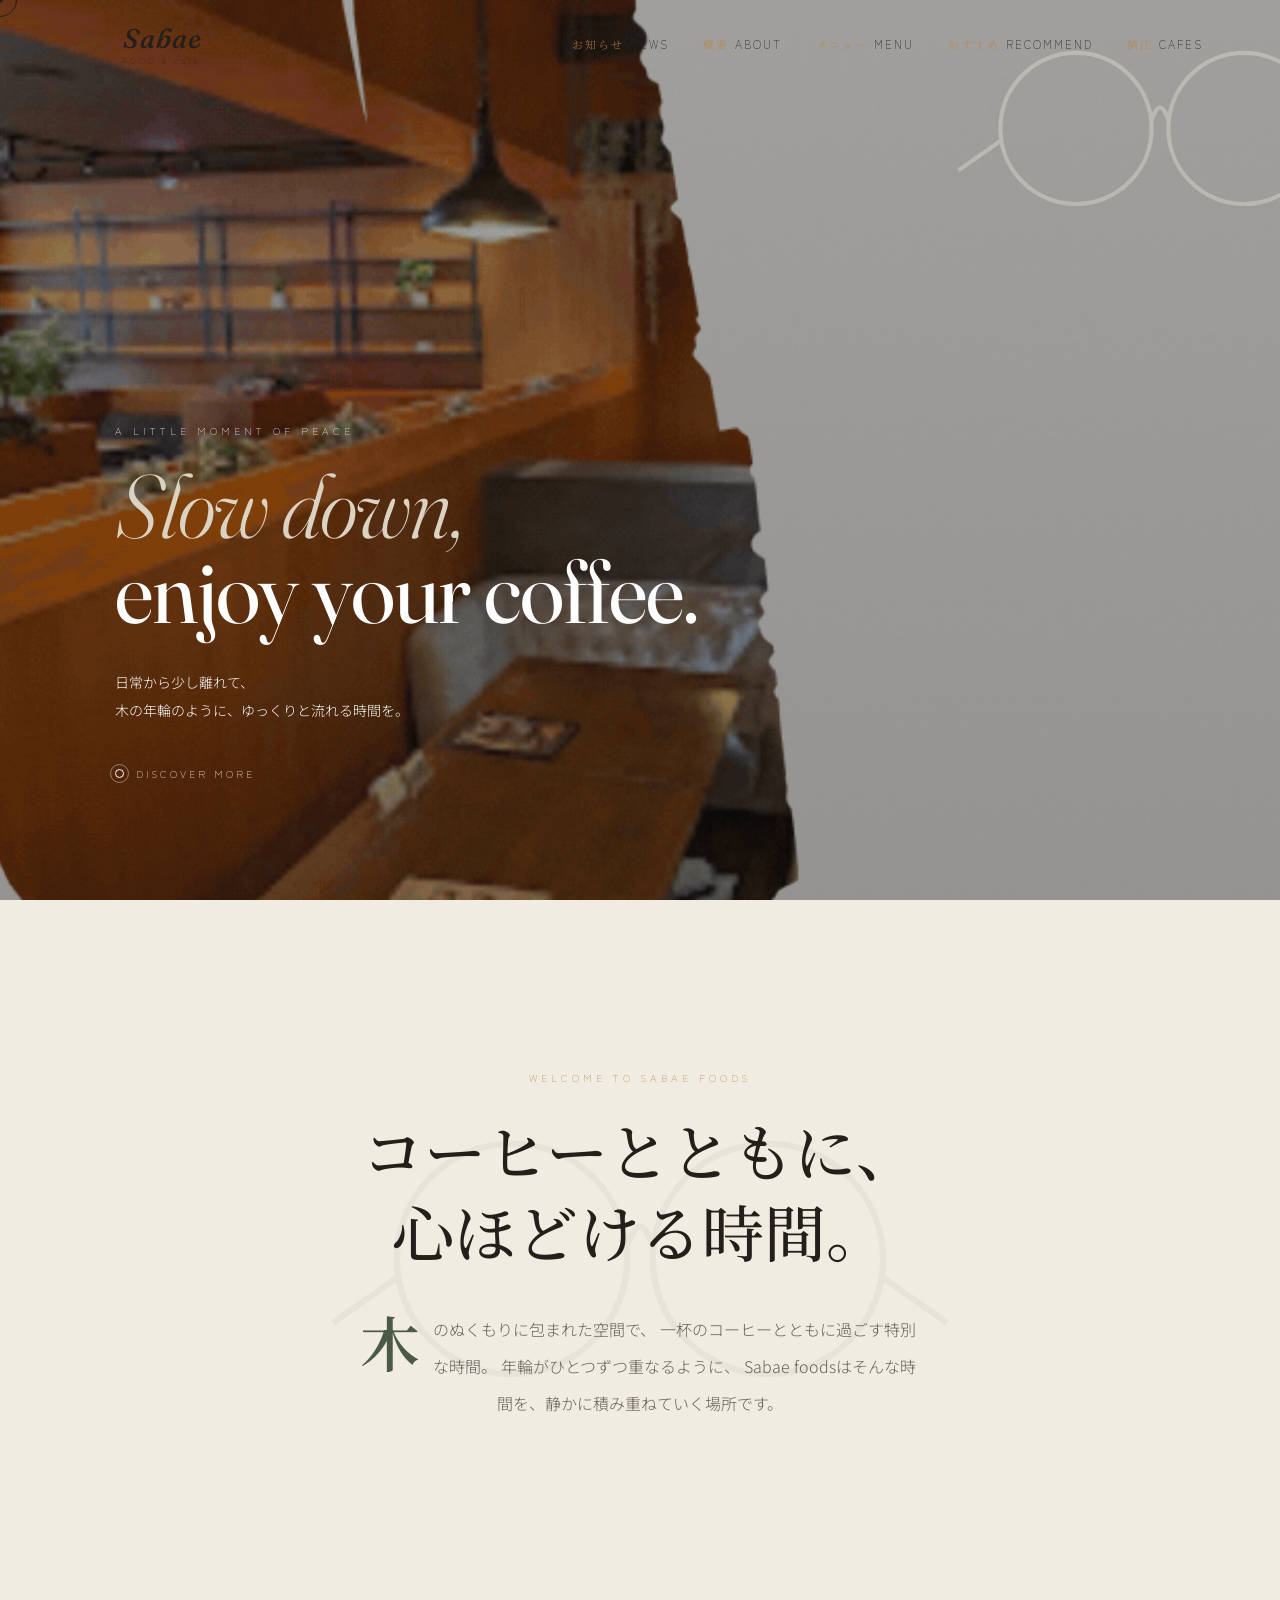
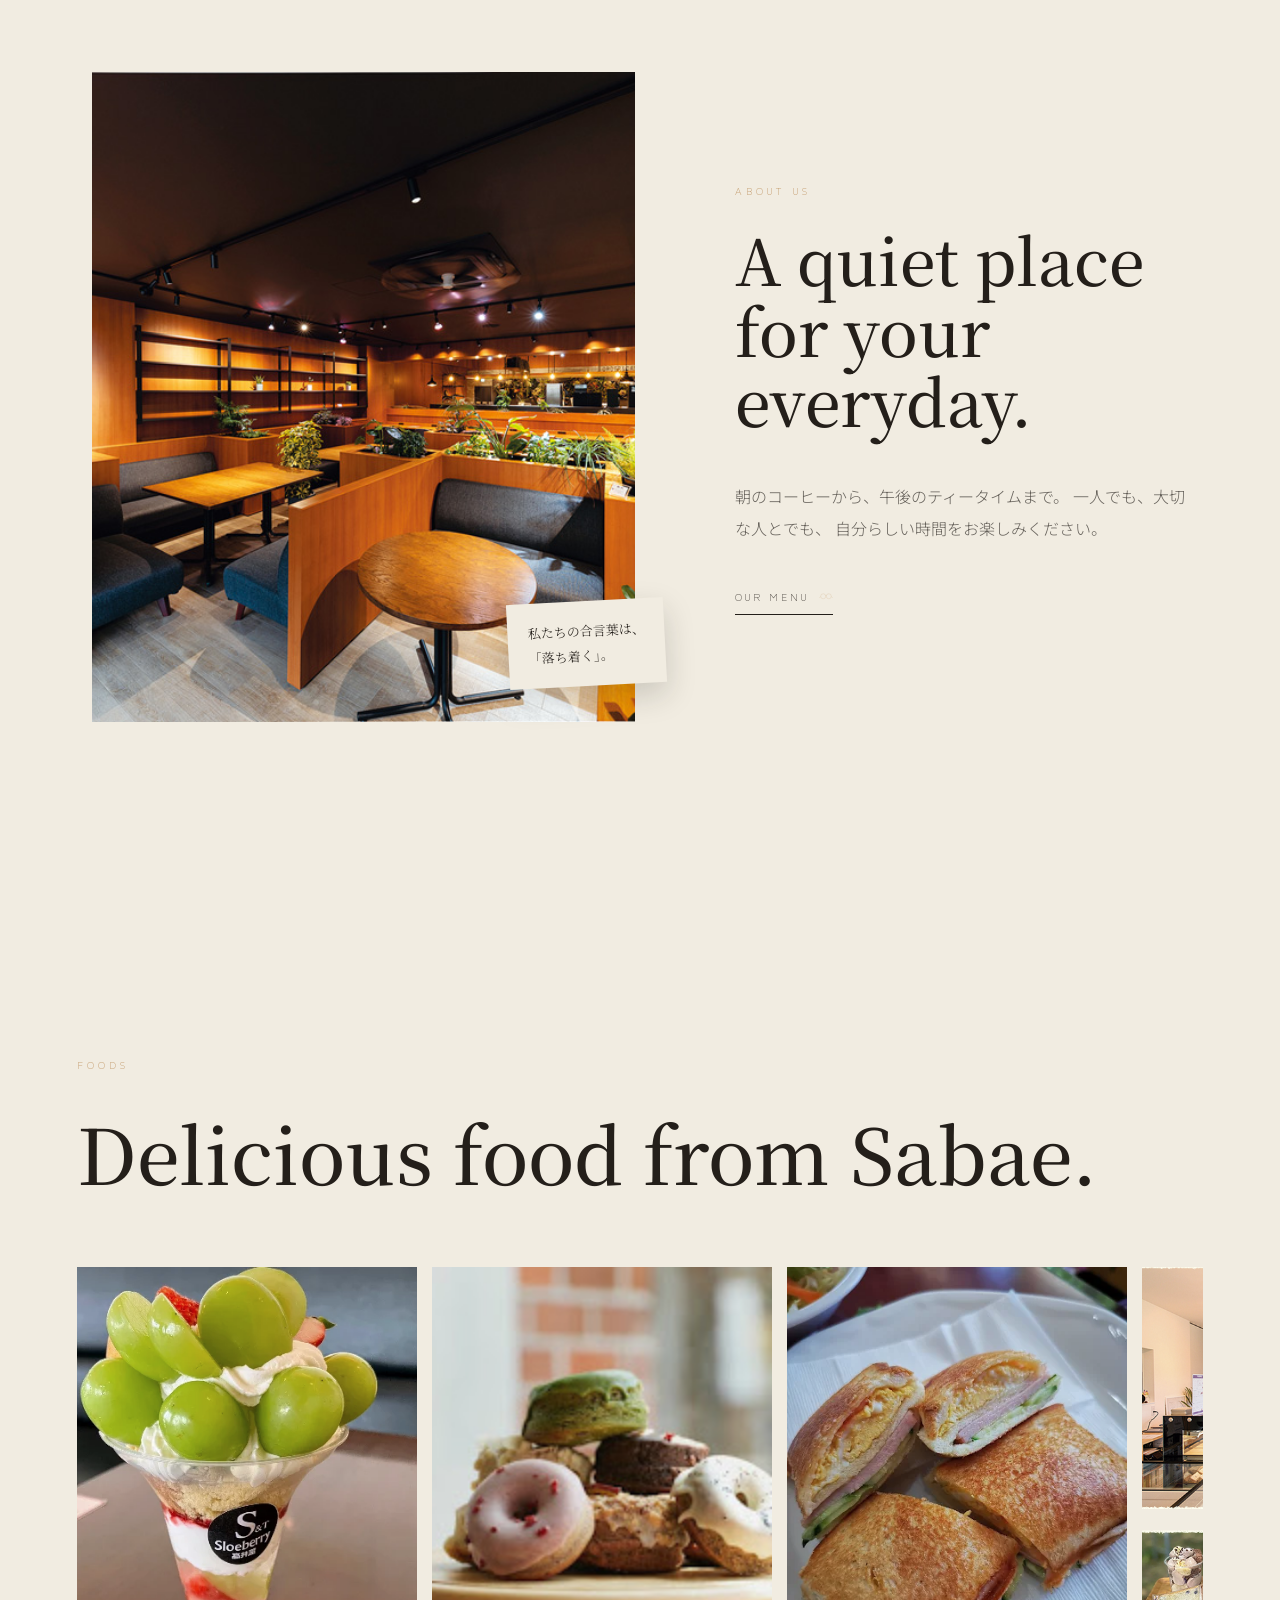
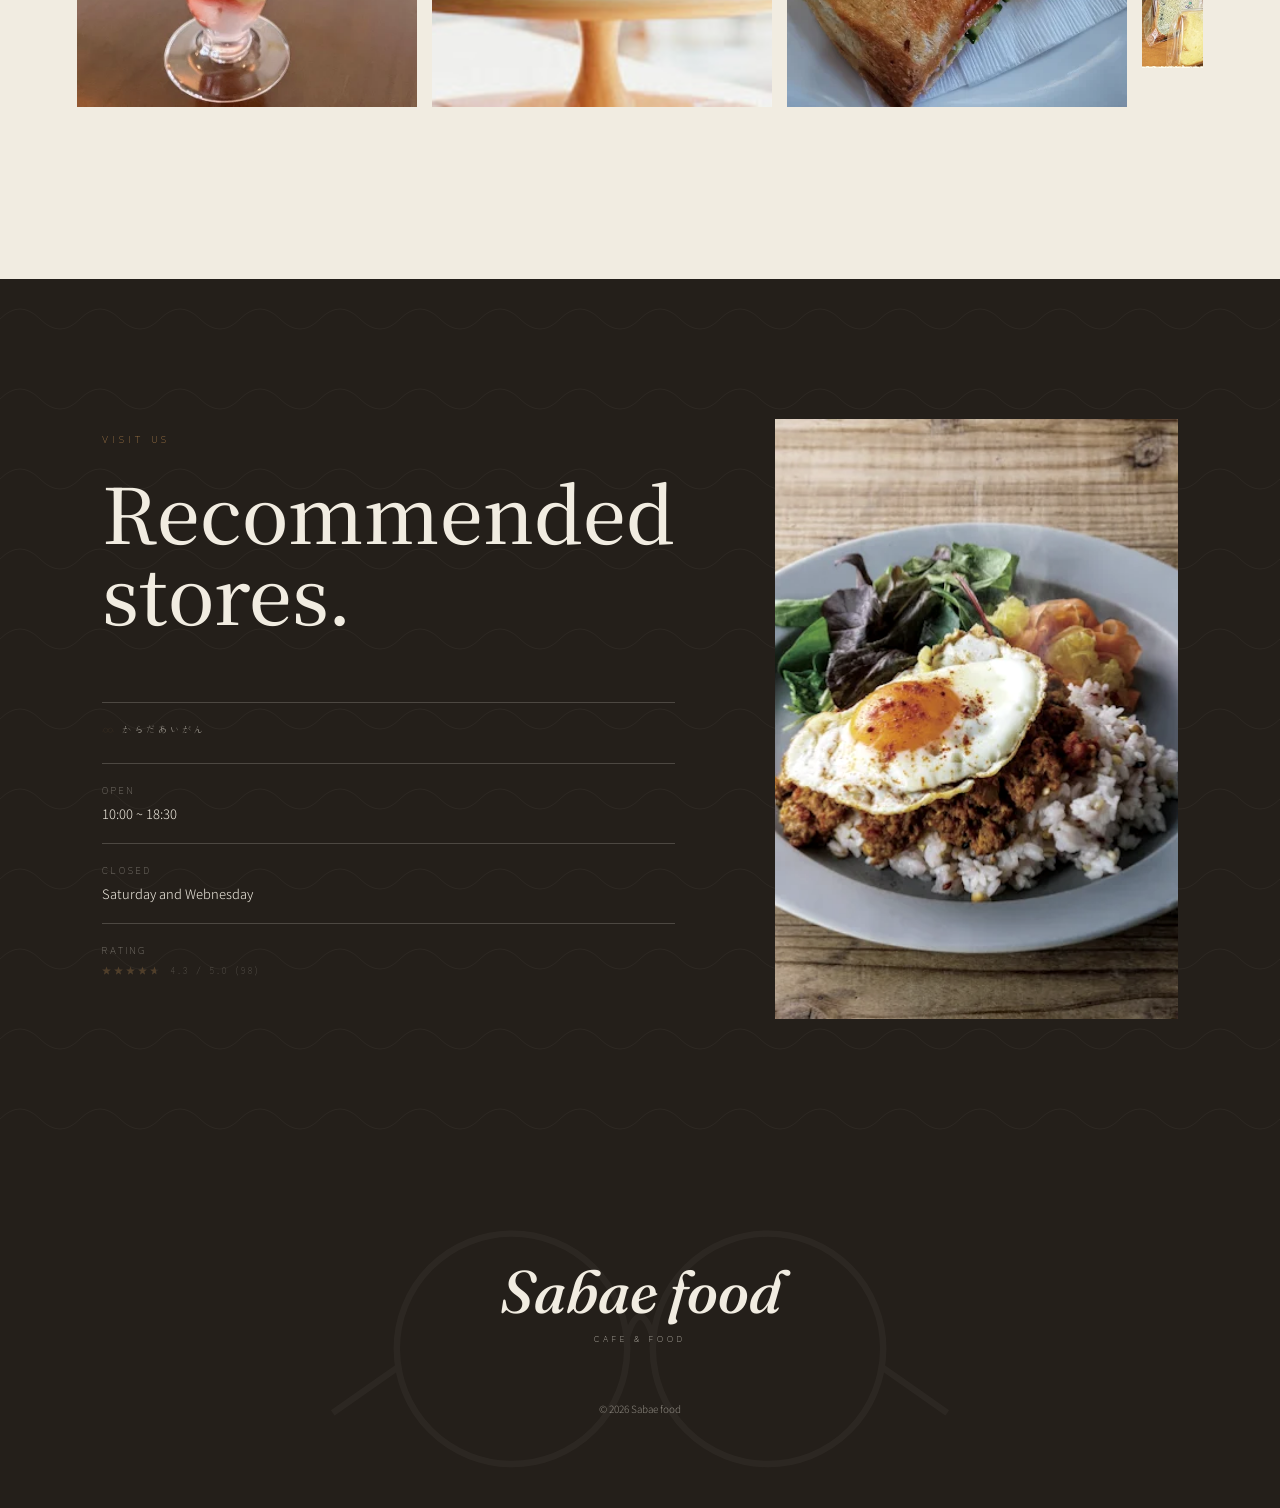
<file: index.html>
<!DOCTYPE html>
<html lang="ja">

<head>
    <meta charset="UTF-8">
    <meta name="viewport" content="width=device-width, initial-scale=1.0">

    <title>Sabae foods ― 鯖江の食べ物。</title>

    <link rel="preconnect" href="https://fonts.googleapis.com">
    <link rel="preconnect" href="https://fonts.gstatic.com" crossorigin>
    <link href="https://fonts.googleapis.com/css2?family=Fraunces:ital,opsz,wght@0,9..144,300;0,9..144,500;1,9..144,400;1,9..144,500&family=Noto+Serif+JP:wght@400;500;600&family=Noto+Sans+JP:wght@300;400;500&family=Zen+Kaku+Gothic+New:wght@400;500&display=swap" rel="stylesheet">

    <link rel="stylesheet" href="style.css">
</head>

<body class="intro-active">

    <!-- INTRO LOADER : 開いた瞬間の演出 -->
    <div class="intro-loader" id="introLoader">

        <div class="intro-shockwave"></div>

        <svg class="intro-loader-ring" viewBox="0 0 100 100" aria-hidden="true">
            <circle cx="30" cy="52" r="18" fill="none" stroke="currentColor" stroke-width="1" />
            <circle cx="70" cy="52" r="18" fill="none" stroke="currentColor" stroke-width="1" />
            <path d="M48,50 Q50,44 52,50" fill="none" stroke="currentColor" stroke-width="1" />
            <path d="M12,55 L2,62" fill="none" stroke="currentColor" stroke-width="1" />
            <path d="M88,55 L98,62" fill="none" stroke="currentColor" stroke-width="1" />
        </svg>

        <div class="intro-loader-text">
            <span class="intro-loader-word">Sabae</span>
            <span class="intro-loader-line"></span>
            <small>FOOD &amp; CAFE</small>
        </div>

        <div class="intro-flash"></div>

    </div>

    <!-- NEWS MODAL : イントロ演出が終わったら表示するお知らせ一覧 -->
    <div class="news-overlay" id="newsOverlay">

        <div class="news-modal">

            <div class="news-modal-header">
                <span class="news-modal-tab">
                    <svg class="news-modal-tab-ring" viewBox="0 0 100 100" aria-hidden="true">
                        <use href="#ring-mark"></use>
                    </svg>
                    お知らせ
                </span>
                <button class="news-modal-close" id="newsClose" aria-label="閉じる">&times;</button>
            </div>

            <div class="news-modal-list" id="newsList">
                <!-- news-render.js がここにお知らせを自動で並べます -->
            </div>

        </div>

    </div>

    <!-- NEWS DETAIL : お知らせをクリックしたときに開く詳細ポップアップ -->
    <div class="news-detail-overlay" id="newsDetailOverlay">

        <div class="news-detail-modal">

            <button class="news-detail-close" id="newsDetailClose" aria-label="閉じる">&times;</button>

            <div class="news-detail-banner" id="newsDetailBanner"></div>

            <div class="news-detail-body">

                <div class="news-item-meta">
                    <span class="news-tag" id="newsDetailTag"></span>
                    <span class="news-new-badge" id="newsDetailNew" style="display:none;">NEW</span>
                    <span class="news-date" id="newsDetailDate"></span>
                </div>

                <h3 id="newsDetailTitle"></h3>

                <p id="newsDetailComment"></p>

            </div>

        </div>

    </div>

    <!-- reusable glasses-mark（鯖江=眼鏡モチーフ）, referenced with <use> throughout the page -->
    <svg width="0" height="0" style="position:absolute">
        <symbol id="ring-mark" viewBox="0 0 100 100">
            <circle cx="30" cy="52" r="18" fill="none" stroke="currentColor" stroke-width="1" />
            <circle cx="70" cy="52" r="18" fill="none" stroke="currentColor" stroke-width="1" />
            <path d="M48,50 Q50,44 52,50" fill="none" stroke="currentColor" stroke-width="1" />
            <path d="M12,55 L2,62" fill="none" stroke="currentColor" stroke-width="1" />
            <path d="M88,55 L98,62" fill="none" stroke="currentColor" stroke-width="1" />
        </symbol>
    </svg>

    <div class="grain" aria-hidden="true"></div>

    <div class="cursor-dot" aria-hidden="true"></div>
    <div class="cursor-ring" aria-hidden="true"></div>

    <!-- HEADER -->
    <header>
        <a href="#" class="logo">
            <svg class="logo-ring" id="logoRing" viewBox="0 0 100 100">
                <use href="#ring-mark"></use>
            </svg>
            <span class="logo-text">
                <span class="logo-word">Sabae</span>
                <small>FOOD &amp; cafe</small>
            </span>
        </a>

        <nav>
            <a href="#" id="navNewsBtn"><span class="nav-index">お知らせ</span>NEWS</a>
            <a href="#about"><span class="nav-index">概要</span>ABOUT</a>
            <a href="#gallery"><span class="nav-index">メニュー</span>MENU</a>
            <a href="#access"><span class="nav-index">おすすめ</span>RECOMMEND</a>
            <a href="cafes.html"><span class="nav-index">鯖江</span>CAFES</a>
        </nav>
    </header>


    <!-- HERO -->
    <section class="hero">

        <div class="hero-image"></div>

        <svg class="hero-ring" viewBox="0 0 100 100" aria-hidden="true">
            <use href="#ring-mark"></use>
        </svg>

        <div class="hero-content">
            <p class="small-title">A LITTLE MOMENT OF PEACE</p>

            <h1>
                <em>Slow down,</em><br>
                enjoy your coffee.
            </h1>

            <p class="hero-description">
                日常から少し離れて、<br>
                木の年輪のように、ゆっくりと流れる時間を。
            </p>

            <a href="#about" class="scroll-button">
                <span class="scroll-ring"></span>
                DISCOVER MORE
            </a>
        </div>

    </section>


    <!-- INTRO -->
    <section class="intro">

        <svg class="intro-watermark" viewBox="0 0 100 100" aria-hidden="true">
            <use href="#ring-mark"></use>
        </svg>

        <p class="section-label">WELCOME TO SABAE FOODS</p>

        <h2>
            コーヒーとともに、<br>
            心ほどける時間。
        </h2>

        <p class="intro-text">
            <span class="drop-cap">木</span>のぬくもりに包まれた空間で、
            一杯のコーヒーとともに過ごす特別な時間。
            年輪がひとつずつ重なるように、
            Sabae foodsはそんな時間を、静かに積み重ねていく場所です。
        </p>

    </section>


    <!-- ABOUT -->
    <section id="about" class="about">

        <div class="about-image"> 
            <img src="kirei.jpg" alt="Sabae caféの店内">
            <p class="margin-note">私たちの合言葉は、<br>「落ち着く」。</p>
        </div>

        <div class="about-text">

            <p class="section-label">ABOUT US</p>

            <h2>
                A quiet place<br>
                for your everyday.
            </h2>

            <p>
                
            </p>

            <p>
                朝のコーヒーから、午後のティータイムまで。
                一人でも、大切な人とでも、
                自分らしい時間をお楽しみください。
            </p>

            <a href="#menu" class="line-button">
                OUR MENU
                <svg viewBox="0 0 100 100"><use href="#ring-mark"></use></svg>
            </a>

        </div>

    </section>

 <!-- GALLERY -->
    <section id="gallery" class="gallery-section">

        <div class="gallery-title">
            <p class="section-label">FOODS</p>
            <h2>Delicious food from Sabae.</h2>
        </div>

        <div class="gallery">

            <div class="gallery-large gallery-tap" data-name="季節のおやつ しずく">
                <img src="green.jpg" alt="季節のおやつ しずく">
                <span class="gallery-label">季節のおやつ しずく</span>
            </div>

            <div class="gallery-tap" data-name="からだあいがん">
                <img src="donat.jpg" alt="からだあいがん">
                <span class="gallery-label">からだあいがん</span>
            </div>

            <div class="gallery-tap" data-name="ドルチェ">
                <img src="sand.jpg" alt="ドルチェ">
                <span class="gallery-label">ドルチェ</span>
            </div>

            <div class="gallery-tap" data-name="農家でおやつ屋さん うちのぶどう">
                <img src="budou.jpg" alt="農家でおやつ屋さん うちのぶどう">
                <span class="gallery-label">うちのぶどう</span>
            </div>

            <div class="gallery-tap" data-name="スローベリィ">
                <img src="storo.jpg" alt="スローベリィ">
                <span class="gallery-label">スローベリィ</span>
            </div>

            <div class="gallery-tap" data-name="ドルチェ">
                <img src="doru.jpg" alt="ドルチェ">
                <span class="gallery-label">ドルチェ</span>
            </div>

        </div>

    </section>


    <!-- ACCESS -->
    <section id="access" class="access">

        <svg class="access-pattern" aria-hidden="true">
            <defs>
                <pattern id="grain-lines" width="80" height="80" patternUnits="userSpaceOnUse">
                    <path d="M0 40 Q 20 20 40 40 T 80 40" fill="none" stroke="currentColor" stroke-width="1" />
                </pattern>
            </defs>
            <rect width="100%" height="100%" fill="url(#grain-lines)" />
        </svg>

        <div class="access-text">

            <p class="section-label">VISIT US</p>

            <h2>
                Recommended<br>
                stores.
            </h2>

            <div class="info">

                <p>
                    <span><svg class="pin" viewBox="0 0 100 100"><use href="#ring-mark"></use></svg>からだあいがん</span>
                                </p>

                <p>
                    <span>OPEN</span>
                    10:00 ~ 18:30
                </p>

                <p>
                    <span>CLOSED</span>
                    Saturday and Webnesday
                </p>

                <p>
                    <span>RATING</span>
                    <span class="rating-row">
                        <span class="stars" style="--rating:4.5"></span>
                        <span class="rating-num">4.3 / 5.0 (98)</span>
                    </span>
                </p>

            </div>

        </div>


        <div class="access-image">
            <img src="sushi.jpg" alt="カフェ">
        </div>

    </section>


    <!-- FOOTER -->
    <footer>

        <svg class="footer-ring" viewBox="0 0 100 100" aria-hidden="true">
            <use href="#ring-mark"></use>
        </svg>

        <div class="footer-logo">
            Sabae food
        </div>

        <p>
            CAFE & FOOD
        </p>

        <small>
            © 2026 Sabae food
        </small>

    </footer>


    <script src="script.js"></script>
    <script src="news-data.js?v=3"></script>

    <script>
        // お知らせ一覧を描画する（コンパクト表示。クリックすると詳細が開く）
        function newsItemHTML(news, index) {

            const bannerContent = news.image
                ? `<img src="${news.image}" alt="${news.title}">`
                : `<span class="news-banner-label">${news.label}</span>`;

            return `
                <button class="news-item" type="button" data-index="${index}">
                    <div class="news-banner news-banner--${news.isNew ? "new" : "normal"}">
                        ${bannerContent}
                        ${news.isNew ? `<span class="news-new-dot"></span>` : ""}
                    </div>
                    <div class="news-item-body">
                        <span class="news-tag">${news.label}</span>
                        <p class="news-item-title">${news.title}</p>
                        <span class="news-date">${news.date}</span>
                    </div>
                </button>
            `;

        }

        function renderNews() {

            const list = document.getElementById("newsList");

            if (!list || typeof newsData === "undefined") {
                return;
            }

            list.innerHTML = newsData.map(newsItemHTML).join("");

            list.querySelectorAll(".news-item").forEach((item) => {

                item.addEventListener("click", () => {

                    const news = newsData[Number(item.dataset.index)];

                    if (news) {
                        openNewsDetail(news);
                    }

                });

            });

        }

        function openNewsDetail(news) {

            const overlay = document.getElementById("newsDetailOverlay");

            if (!overlay) {
                return;
            }

            const bannerEl = document.getElementById("newsDetailBanner");

            bannerEl.className = `news-detail-banner news-banner--${news.isNew ? "new" : "normal"}`;
            bannerEl.innerHTML = news.image
                ? `<img src="${news.image}" alt="${news.title}">`
                : `<span class="news-banner-label">${news.label}</span>`;

            document.getElementById("newsDetailTag").textContent = news.label;
            document.getElementById("newsDetailDate").textContent = news.date;
            document.getElementById("newsDetailTitle").textContent = news.title;
            document.getElementById("newsDetailComment").textContent = news.comment || "";

            const newBadge = document.getElementById("newsDetailNew");
            newBadge.style.display = news.isNew ? "" : "none";

            overlay.classList.add("open");

        }

        function closeNewsDetail() {

            const overlay = document.getElementById("newsDetailOverlay");

            if (overlay) {
                overlay.classList.remove("open");
            }

        }

        function openNewsOverlay() {

            const overlay = document.getElementById("newsOverlay");

            if (overlay) {
                overlay.classList.add("open");
            }

        }

        function closeNewsOverlay() {

            const overlay = document.getElementById("newsOverlay");

            if (overlay) {
                overlay.classList.remove("open");
            }

        }

        document.addEventListener("DOMContentLoaded", () => {

            renderNews();

            const closeBtn = document.getElementById("newsClose");
            const overlay = document.getElementById("newsOverlay");
            const navNewsBtn = document.getElementById("navNewsBtn");

            const detailOverlay = document.getElementById("newsDetailOverlay");
            const detailCloseBtn = document.getElementById("newsDetailClose");

            if (closeBtn) {
                closeBtn.addEventListener("click", closeNewsOverlay);
            }

            if (navNewsBtn) {

                navNewsBtn.addEventListener("click", (e) => {
                    e.preventDefault();
                    openNewsOverlay();
                });

            }

            if (overlay) {

                overlay.addEventListener("click", (e) => {

                    if (e.target === overlay) {
                        closeNewsOverlay();
                    }

                });

            }

            if (detailCloseBtn) {
                detailCloseBtn.addEventListener("click", closeNewsDetail);
            }

            if (detailOverlay) {

                detailOverlay.addEventListener("click", (e) => {

                    if (e.target === detailOverlay) {
                        closeNewsDetail();
                    }

                });

            }

        });
    </script>

    <script>
        // 開いた瞬間のイントロ演出：毎回再生する
        document.addEventListener("DOMContentLoaded", () => {
            const loader = document.getElementById("introLoader");

            if (!loader) return;

            loader.addEventListener("transitionend", (e) => {
                if (e.propertyName === "clip-path") {
                    loader.remove();
                    openNewsOverlay();
                }
            });

            // ブラウザに最初の状態を一度描画させてから "hide" を付けないと、
            // transition（ゆっくり変化する演出）が無視されて瞬時にジャンプしてしまうため、
            // 2回のrequestAnimationFrameで確実に1フレーム描画を挟む
            requestAnimationFrame(() => {
                requestAnimationFrame(() => {
                    loader.classList.add("hide");
                    document.body.classList.remove("intro-active");
                });
            });
        });
    </script>

    <script>
        // ギャラリー画像をタップすると店名ラベルが表示/非表示
        document.querySelectorAll(".gallery-tap").forEach((item) => {
            item.addEventListener("click", () => {
                item.classList.toggle("tapped");
            });
        });
    </script>

</body>

</html>
</file>
<file: style.css>
@import url('https://fonts.googleapis.com/css2?family=Fraunces:ital,opsz,wght@0,9..144,300;0,9..144,500;1,9..144,400;1,9..144,500&family=Noto+Serif+JP:wght@400;500;600&family=Noto+Sans+JP:wght@300;400;500&family=Zen+Kaku+Gothic+New:wght@400;500&display=swap');


:root {

    /* -- kinari / ink / forest / amber / washi / ember -- */
    --kinari: #f1ece1;
    --sumi:   #241f1a;
    --mori:   #4b5a45;
    --kohaku: #b8874f;
    --washi:  #ddd4c4;
    --beni:   #9c5031;

    --sumi-soft: rgba(36, 31, 26, 0.68);

    --font-display: "Fraunces", serif;
    --font-jp-head: "Noto Serif JP", serif;
    --font-body: "Noto Sans JP", sans-serif;
    --font-utility: "Zen Kaku Gothic New", sans-serif;

}


* {
    margin: 0;
    padding: 0;
    box-sizing: border-box;
}


html {
    scroll-behavior: smooth;
}


body {
    background: var(--kinari);
    color: var(--sumi);
    font-family: var(--font-body);
    font-weight: 300;
    overflow-x: hidden;
}


@media (pointer: fine) {
    body.cursor-active,
    body.cursor-active a,
    body.cursor-active button {
        cursor: none;
    }
}


/* =========================
   TEXTURE + CURSOR
========================= */

.grain {
    position: fixed;
    inset: 0;

    z-index: 999;

    pointer-events: none;

    opacity: 0.05;
    mix-blend-mode: multiply;

    background-image: url("data:image/svg+xml;utf8,<svg xmlns='http://www.w3.org/2000/svg'><filter id='n'><feTurbulence type='fractalNoise' baseFrequency='0.85' numOctaves='2' stitchTiles='stitch'/></filter><rect width='100%25' height='100%25' filter='url(%23n)'/></svg>");
}


.cursor-dot,
.cursor-ring {
    position: fixed;
    top: 0;
    left: 0;

    pointer-events: none;

    z-index: 1200;

    border-radius: 50%;

    transform: translate(-50%, -50%);

    opacity: 0;

    transition: opacity 0.3s;
}


.cursor-dot {
    width: 5px;
    height: 5px;

    background: var(--sumi);
}


.cursor-ring {
    width: 34px;
    height: 34px;

    border: 1px solid var(--sumi);

    transition: opacity 0.3s, width 0.25s, height 0.25s, border-color 0.25s;
}


.cursor-ring.hovering {
    width: 54px;
    height: 54px;

    border-color: var(--kohaku);
}


body.cursor-active .cursor-dot,
body.cursor-active .cursor-ring {
    opacity: 1;
}


/* =========================
   RING MARK (shared signature)
========================= */

svg[viewBox="0 0 100 100"] use,
.logo-ring,
.hero-ring,
.intro-watermark,
.story-watermark,
.footer-ring {
    color: currentColor;
}


/* =========================
   NEWS OVERLAY（お知らせ一覧）
========================= */

.news-overlay {
    position: fixed;
    inset: 0;

    z-index: 1800;

    display: flex;
    align-items: center;
    justify-content: center;

    padding: 24px;

    overflow-y: auto;

    background: rgba(24, 20, 16, 0.6);

    opacity: 0;
    pointer-events: none;

    transition: opacity 0.4s ease;
}


.news-overlay.open {
    opacity: 1;
    pointer-events: auto;
}


.news-modal {
    width: 100%;
    max-width: 420px;
    max-height: 82vh;

    margin: auto;

    background: var(--kinari);

    box-shadow: 0 30px 60px rgba(24, 20, 16, 0.35);

    display: flex;
    flex-direction: column;

    overflow: hidden;

    transform: translateY(20px) scale(0.98);

    transition: transform 0.4s ease;
}


.news-overlay.open .news-modal {
    transform: translateY(0) scale(1);
}


.news-modal-header {
    display: flex;
    align-items: center;
    justify-content: space-between;

    padding: 18px 22px;

    border-bottom: 1px solid var(--washi);
}


.news-modal-tab {
    display: flex;
    align-items: center;
    gap: 8px;

    font-family: var(--font-jp-head);
    font-weight: 600;
    font-size: 15px;

    letter-spacing: 2px;

    color: var(--sumi);

    padding-bottom: 4px;

    border-bottom: 2px solid var(--kohaku);
}


.news-modal-tab-ring {
    width: 15px;
    height: 15px;

    color: var(--kohaku);
}


.news-modal-close {
    width: 28px;
    height: 28px;

    border: none;
    border-radius: 50%;

    background: var(--washi);
    color: var(--sumi);

    font-size: 18px;
    line-height: 1;

    cursor: pointer;
}


.news-modal-list {
    flex: 1;
    min-height: 0;

    overflow-y: auto;
    -webkit-overflow-scrolling: touch;

    padding: 16px;

    display: grid;
    grid-template-columns: 1fr 1fr;
    gap: 12px;
}


.news-item {
    display: block;

    width: 100%;

    background: white;

    border: none;
    border-top: 3px solid var(--kohaku);

    padding: 0;

    overflow: hidden;

    box-shadow: 0 6px 18px rgba(36, 31, 26, 0.06);

    cursor: pointer;

    opacity: 0;
    transform: translateY(14px);

    transition: opacity 0.5s ease, transform 0.5s ease, box-shadow 0.25s ease;
}


.news-item:hover {
    box-shadow: 0 10px 24px rgba(36, 31, 26, 0.12);
}


.news-overlay.open .news-item {
    opacity: 1;
    transform: translateY(0);
}


.news-modal-list .news-item:nth-child(1) { transition-delay: 0.15s; }
.news-modal-list .news-item:nth-child(2) { transition-delay: 0.22s; }
.news-modal-list .news-item:nth-child(3) { transition-delay: 0.29s; }
.news-modal-list .news-item:nth-child(4) { transition-delay: 0.36s; }
.news-modal-list .news-item:nth-child(n+5) { transition-delay: 0.43s; }


.news-banner {
    height: 76px;

    display: flex;
    align-items: center;
    justify-content: center;

    position: relative;

    overflow: hidden;
}


.news-banner img {
    width: 100%;
    height: 100%;

    object-fit: cover;
}


.news-banner--new {
    background: linear-gradient(135deg, var(--mori), var(--sumi));
}


.news-banner--normal {
    background: linear-gradient(135deg, var(--kohaku), var(--beni));
}


.news-new-dot {
    position: absolute;

    top: 8px;
    right: 8px;

    width: 7px;
    height: 7px;

    border-radius: 50%;

    background: var(--beni);

    box-shadow: 0 0 0 2px rgba(241, 236, 225, 0.8);
}


.news-banner-label {
    font-family: var(--font-jp-head);
    font-weight: 500;
    font-size: 14px;

    color: var(--kinari);

    letter-spacing: 3px;

    opacity: 0.95;

    text-align: center;

    padding: 0 6px;
}


.news-item-body {
    padding: 10px 12px 12px;

    display: flex;
    flex-direction: column;
    gap: 5px;

    text-align: left;
}


.news-item-meta {
    display: flex;
    align-items: center;
    gap: 10px;

    font-family: var(--font-utility);
    font-size: 10px;
}


.news-tag {
    display: inline-block;

    align-self: flex-start;

    padding: 2px 8px;

    background: transparent;
    color: var(--kohaku);

    border: 1px solid var(--kohaku);

    font-family: var(--font-utility);
    font-size: 9px;
    letter-spacing: 1.5px;
}


.news-new-badge {
    display: inline-flex;
    align-items: center;
    gap: 4px;

    color: var(--beni);

    font-family: var(--font-utility);
    font-weight: 600;
    letter-spacing: 1px;
}


.news-new-badge::before {
    content: "";

    width: 5px;
    height: 5px;

    border-radius: 50%;

    background: var(--beni);
}


.news-date {
    color: var(--sumi-soft);

    font-family: var(--font-jp-head);
    font-style: italic;
    font-size: 10px;
}


.news-item-title {
    font-family: var(--font-jp-head);
    font-weight: 500;
    font-size: 13px;
    line-height: 1.5;

    letter-spacing: 0.3px;

    color: var(--sumi);
}


/* =========================
   NEWS DETAIL（お知らせ詳細ポップアップ）
========================= */

.news-detail-overlay {
    position: fixed;
    inset: 0;

    z-index: 1900;

    display: flex;
    align-items: center;
    justify-content: center;

    padding: 24px;

    overflow-y: auto;

    background: rgba(24, 20, 16, 0.68);

    opacity: 0;
    pointer-events: none;

    transition: opacity 0.35s ease;
}


.news-detail-overlay.open {
    opacity: 1;
    pointer-events: auto;
}


.news-detail-modal {
    position: relative;

    width: 100%;
    max-width: 380px;

    margin: auto;

    background: var(--kinari);

    box-shadow: 0 30px 60px rgba(24, 20, 16, 0.4);

    transform: translateY(16px) scale(0.98);

    transition: transform 0.35s ease;
}


.news-detail-overlay.open .news-detail-modal {
    transform: translateY(0) scale(1);
}


.news-detail-close {
    position: absolute;

    top: 12px;
    right: 12px;

    z-index: 2;

    width: 30px;
    height: 30px;

    border: none;
    border-radius: 50%;

    background: rgba(24, 20, 16, 0.5);
    color: white;

    font-size: 19px;
    line-height: 1;

    cursor: pointer;
}


.news-detail-banner {
    height: 150px;

    display: flex;
    align-items: center;
    justify-content: center;

    overflow: hidden;
}


.news-detail-banner img {
    width: 100%;
    height: 100%;

    object-fit: cover;
}


.news-detail-body {
    padding: 22px 24px 26px;

    display: flex;
    flex-direction: column;
    gap: 10px;
}


.news-detail-body h3 {
    font-family: var(--font-jp-head);
    font-weight: 500;
    font-size: 19px;

    color: var(--sumi);

    margin-top: 2px;
}


.news-detail-body p {
    font-size: 13px;
    line-height: 1.9;

    color: var(--sumi-soft);
}


/* 画面の高さが低いとき（スマホ横画面など）は、
   内側での区切ったスクロールをやめて、ポップアップ全体を伸ばし、
   外側（news-overlay）でまとめてスクロールできるようにする */
@media (max-height: 500px) {

    .news-overlay {
        align-items: flex-start;
        padding: 10px;
    }

    .news-modal {
        max-height: none;
        margin: 0 auto;
    }

    .news-modal-list {
        flex: none;
        min-height: auto;

        overflow-y: visible;

        padding: 10px;
        gap: 8px;
    }

    .news-modal-header {
        padding: 10px 16px;

        position: sticky;
        top: 0;
        z-index: 1;

        background: var(--kinari);
    }

    .news-banner {
        height: 56px;
    }

    .news-banner-label {
        font-size: 15px;
    }

    .news-item-body {
        padding: 8px 12px 10px;
        gap: 3px;
    }

    .news-item-comment {
        display: none;
    }

}


/* =========================
   INTRO LOADER（開いた瞬間の演出）
========================= */

body.intro-active {
    overflow: hidden;
}


.intro-loader {
    position: fixed;
    inset: 0;

    z-index: 2000;

    display: flex;
    flex-direction: column;
    align-items: center;
    justify-content: center;
    gap: 26px;

    background: var(--sumi);

    clip-path: circle(150% at 50% 50%);

    transition:
        clip-path 1.1s cubic-bezier(.83, 0, .17, 1) 3.4s,
        transform 1.1s cubic-bezier(.83, 0, .17, 1) 3.4s,
        opacity 0.6s ease 4.1s;
}


.intro-loader.hide {
    clip-path: circle(0% at 50% 50%);
    transform: scale(1.1);
    opacity: 0;
    pointer-events: none;
}


.intro-shockwave {
    position: absolute;

    top: 50%;
    left: 50%;
    transform: translate(-50%, -50%);

    width: 120px;
    height: 120px;

    border: 1px solid var(--kohaku);
    border-radius: 50%;

    opacity: 0.9;

    animation: shockwaveExpand 1.7s cubic-bezier(.16, 1, .3, 1) forwards 0.08s;
}


@keyframes shockwaveExpand {
    to {
        width: 1000px;
        height: 1000px;
        border-width: 0;
        opacity: 0;
    }
}


.intro-loader-ring {
    width: 78px;
    height: 78px;

    color: var(--kinari);

    opacity: 0;

    filter: drop-shadow(0 0 14px rgba(184, 135, 79, 0.85));

    animation: introRingBurst 1.1s cubic-bezier(.34, 1.56, .64, 1) forwards;
}


@keyframes introRingBurst {
    0% {
        opacity: 0;
        transform: scale(0.2) rotate(-140deg);
    }
    65% {
        opacity: 1;
        transform: scale(1.18) rotate(10deg);
    }
    100% {
        opacity: 1;
        transform: scale(1) rotate(0deg);
    }
}


.intro-loader-ring circle,
.intro-loader-ring path {
    stroke-width: 0.8;

    stroke-dasharray: 300;
    stroke-dashoffset: 300;

    animation: introRingDraw 0.8s cubic-bezier(.65, 0, .35, 1) forwards 0.15s;
}

.intro-loader-ring circle:nth-child(1) { animation-delay: 0.15s; }
.intro-loader-ring circle:nth-child(2) { animation-delay: 0.26s; }
.intro-loader-ring path:nth-child(3) { animation-delay: 0.37s; }
.intro-loader-ring path:nth-child(4) { animation-delay: 0.48s; }
.intro-loader-ring path:nth-child(5) { animation-delay: 0.59s; }


@keyframes introRingDraw {
    to {
        stroke-dashoffset: 0;
    }
}


.intro-loader-text {
    display: flex;
    flex-direction: column;
    align-items: center;

    color: var(--kinari);
}


.intro-loader-word {
    font-family: var(--font-display);
    font-style: italic;
    font-weight: 500;

    font-size: 48px;
    letter-spacing: 22px;

    opacity: 0;

    text-shadow: 0 0 22px rgba(184, 135, 79, 0.55);

    animation: introWordPunch 1s cubic-bezier(.34, 1.56, .64, 1) forwards 0.9s;
}


@keyframes introWordPunch {
    0% {
        opacity: 0;
        letter-spacing: 22px;
        transform: scale(1.6);
    }
    60% {
        opacity: 1;
        letter-spacing: 0px;
        transform: scale(0.95);
    }
    100% {
        opacity: 1;
        letter-spacing: 2px;
        transform: scale(1);
    }
}


.intro-loader-line {
    display: block;

    width: 0;
    height: 2px;

    margin: 14px 0;

    background: var(--kohaku);
    box-shadow: 0 0 12px rgba(184, 135, 79, 0.9);

    animation: introLineSnap 0.4s cubic-bezier(.65, 0, .35, 1) forwards 1.75s;
}


@keyframes introLineSnap {
    to {
        width: 90px;
    }
}


.intro-loader-text small {
    font-family: var(--font-utility);
    font-size: 10px;
    letter-spacing: 7px;

    opacity: 0;

    animation: introSmallIn 0.7s ease forwards 2.05s;
}


@keyframes introSmallIn {
    to {
        opacity: 0.75;
    }
}


.intro-flash {
    position: absolute;
    inset: 0;

    background: var(--kinari);

    opacity: 0;

    pointer-events: none;

    animation: introFlashPulse 0.45s ease forwards 3.15s;
}


@keyframes introFlashPulse {
    0% {
        opacity: 0;
    }
    50% {
        opacity: 0.9;
    }
    100% {
        opacity: 0;
    }
}


/* =========================
   HEADER
========================= */

header {
    position: fixed;
    top: 0;
    left: 0;

    width: 100%;

    padding: 22px 6%;

    display: flex;
    justify-content: space-between;
    align-items: center;

    z-index: 1000;

    transition: 0.4s;
}


header.scrolled {
    background: rgba(241, 236, 225, 0.92);
    backdrop-filter: blur(10px);

    padding: 15px 6%;
}


.logo {
    display: flex;
    align-items: center;
    gap: 12px;

    color: var(--sumi);
    text-decoration: none;
}


.logo-ring {
    width: 34px;
    height: 34px;

    color: var(--mori);

    transform: rotate(var(--scroll-rotate, 0deg));

    transition: color 0.3s;
}


.logo-text {
    display: flex;
    flex-direction: column;
}


.logo-word {
    font-family: var(--font-display);
    font-style: italic;
    font-weight: 500;

    font-size: 27px;
    letter-spacing: 1px;
}


.logo-text small {
    font-family: var(--font-utility);
    font-size: 8px;
    letter-spacing: 3px;

    color: var(--sumi-soft);
}


nav {
    display: flex;
    gap: 34px;
}


nav a {
    position: relative;

    display: flex;
    align-items: center;
    gap: 6px;

    color: inherit;
    text-decoration: none;

    font-family: var(--font-utility);
    font-size: 11px;
    letter-spacing: 2px;
}


.nav-index {
    font-family: var(--font-jp-head);
    font-size: 11px;

    color: var(--kohaku);

    opacity: 0.85;
}


nav a::after {
    content: "";

    position: absolute;

    left: 0;
    bottom: -6px;

    width: 0;
    height: 1px;

    background: var(--sumi);

    transition: 0.3s;
}


nav a:hover::after {
    width: 100%;
}


/* =========================
   HERO
========================= */

.hero {
    height: 100vh;

    position: relative;

    overflow: hidden;
}


.hero-image {
    position: absolute;

    inset: 0;

    background:
        linear-gradient(
            rgba(24, 20, 16, 0.4),
            rgba(24, 20, 16, 0.45)
        ),
        url("hero.gif");

    background-size: cover;
    background-position: center;
}


.hero-ring {
    position: absolute;

    right: -90px;
    top: -90px;

    width: 420px;
    height: 420px;

    color: var(--kinari);
    opacity: 0.35;

    stroke-dasharray: 300;
    stroke-dashoffset: 300;

    animation: ringDraw 2.4s 0.4s ease forwards;
}


.hero-ring circle,
.hero-ring path {
    stroke-dasharray: 300;
    stroke-dashoffset: 300;

    animation: ringDraw 2.6s ease forwards;
}


.hero-ring circle:nth-child(1) { animation-delay: 0.3s; }
.hero-ring circle:nth-child(2) { animation-delay: 0.6s; }
.hero-ring path:nth-child(3) { animation-delay: 0.9s; }
.hero-ring path:nth-child(4) { animation-delay: 1.1s; }
.hero-ring path:nth-child(5) { animation-delay: 1.3s; }


@keyframes ringDraw {

    to {
        stroke-dashoffset: 0;
    }

}


.hero-content {
    position: absolute;

    left: 9%;
    bottom: 13%;

    color: white;
}


.small-title {
    font-family: var(--font-utility);
    font-size: 10px;
    letter-spacing: 4px;

    margin-bottom: 25px;
}


.hero h1 {
    font-family: var(--font-display);

    font-size: clamp(50px, 7vw, 105px);

    font-weight: 400;

    line-height: 0.95;

    letter-spacing: -1px;

    margin-bottom: 35px;
}


.hero h1 em {
    font-style: italic;
    font-weight: 300;

    color: var(--washi);
}


.hero-description {
    font-size: 14px;
    line-height: 2;

    margin-bottom: 35px;
}


.scroll-button {
    display: inline-flex;
    align-items: center;
    gap: 12px;

    color: white;
    text-decoration: none;

    font-family: var(--font-utility);
    font-size: 10px;
    letter-spacing: 3px;
}


.scroll-ring {
    width: 9px;
    height: 9px;

    border-radius: 50%;
    border: 1px solid white;

    position: relative;
}


.scroll-ring::after {
    content: "";

    position: absolute;
    inset: -6px;

    border-radius: 50%;
    border: 1px solid rgba(255, 255, 255, 0.4);

    animation: pulseRing 2.4s ease-out infinite;
}


@keyframes pulseRing {

    0% {
        transform: scale(0.6);
        opacity: 0.9;
    }

    100% {
        transform: scale(1.8);
        opacity: 0;
    }

}


/* =========================
   COMMON
========================= */

.section-label {
    font-family: var(--font-utility);
    font-size: 10px;
    letter-spacing: 4px;

    color: var(--kohaku);

    margin-bottom: 25px;
}


h2 {
    font-family: var(--font-jp-head);
    font-weight: 500;

    overflow-wrap: break-word;
}


.hero h1 {
    overflow-wrap: break-word;
}


/* =========================
   INTRO
========================= */

.intro {
    position: relative;

    text-align: center;

    max-width: 750px;

    margin: auto;

    padding: 170px 30px;
}


.intro-watermark {
    position: absolute;

    top: 50%;
    left: 50%;

    width: 640px;
    height: 640px;

    transform: translate(-50%, -50%);

    color: var(--sumi);
    opacity: 0.035;

    z-index: -1;
}


.intro h2 {
    font-size: clamp(38px, 5vw, 62px);

    line-height: 1.3;

    margin-bottom: 40px;
}


.intro-text {
    max-width: 560px;

    margin: auto;

    line-height: 2.3;

    color: var(--sumi-soft);
}


.drop-cap {
    float: left;

    font-family: var(--font-jp-head);
    font-weight: 600;
    font-size: 60px;
    line-height: 0.8;

    color: var(--mori);

    margin: 6px 8px 0 0;
}


/* =========================
   ABOUT
========================= */

.about {
    max-width: 1250px;

    margin: auto;

    padding: 80px 6% 170px;

    display: grid;

    grid-template-columns: 1.2fr 1fr;

    gap: 100px;

    align-items: center;
}


.about-image {
    position: relative;
}


.about-image img {
    width: 100%;

    height: 650px;

    object-fit: cover;

    filter: grayscale(1);
    transform: scale(1.03);

    transition: filter 1.6s ease, transform 1.6s ease;
}


.about.show .about-image img {
    filter: grayscale(0);
    transform: scale(1);
}


.margin-note {
    position: absolute;

    right: -30px;
    bottom: 40px;

    max-width: 190px;

    background: var(--kinari);

    padding: 18px 20px;

    font-family: var(--font-jp-head);
    font-size: 13px;
    line-height: 1.9;

    color: var(--sumi);

    box-shadow: 0 12px 30px rgba(36, 31, 26, 0.18);

    transform: rotate(-3deg);
}


.about-text h2 {
    font-size: clamp(42px, 5vw, 68px);

    line-height: 1.1;

    margin-bottom: 45px;
}


.about-text p:not(.section-label) {
    color: var(--sumi-soft);

    line-height: 2;

    margin-bottom: 20px;
}


.line-button {
    display: inline-flex;
    align-items: center;
    gap: 10px;

    margin-top: 25px;

    color: var(--sumi);

    text-decoration: none;

    font-family: var(--font-utility);
    font-size: 10px;

    letter-spacing: 3px;

    border-bottom: 1px solid var(--sumi);

    padding-bottom: 10px;
}


.line-button svg {
    width: 14px;
    height: 14px;

    color: var(--kohaku);

    transition: transform 0.4s;
}


.line-button:hover svg {
    transform: rotate(90deg);
}


/* =========================
   STORY
========================= */

.story {
    position: relative;

    text-align: center;

    max-width: 720px;

    margin: auto;

    padding: 160px 30px;
}


.story-watermark {
    position: absolute;

    top: 50%;
    left: 50%;

    width: 560px;
    height: 560px;

    transform: translate(-50%, -50%);

    color: var(--sumi);
    opacity: 0.03;

    z-index: -1;
}


.story h2 {
    font-size: clamp(38px, 5vw, 60px);

    line-height: 1.3;

    margin-bottom: 45px;
}


.story-text {
    max-width: 560px;

    margin: 0 auto 24px;

    line-height: 2.3;

    color: var(--sumi-soft);
}


.story-text:last-child {
    margin-bottom: 0;
}


/* =========================
   GALLERY
========================= */

.gallery-section {
    padding: 160px 6%;
}


.gallery-title {
    max-width: 1200px;

    margin: auto auto 60px;
}


.gallery-title h2 {
    font-size: clamp(50px, 6vw, 80px);
}


.gallery {
    max-width: 1200px;

    margin: auto;

    display: flex;

    gap: 15px;

    overflow-x: auto;

    scroll-snap-type: x proximity;

    padding-bottom: 12px;

    -webkit-overflow-scrolling: touch;
}


.gallery::-webkit-scrollbar {
    height: 4px;
}


.gallery::-webkit-scrollbar-thumb {
    background: var(--washi);
}


.gallery > div {
    flex: 0 0 340px;

    height: 440px;

    scroll-snap-align: start;

    overflow: hidden;

    position: relative;
}


.gallery-large {
    flex: 0 0 520px;
}


.gallery div::after {
    content: "";

    position: absolute;
    inset: 0;

    background: var(--sumi);

    clip-path: circle(0% at 50% 50%);

    transition: clip-path 0.6s ease;

    pointer-events: none;
}


.gallery div:hover::after {
    clip-path: circle(75% at 50% 50%);

    opacity: 0.12;
}


.gallery img {
    width: 100%;
    height: 100%;

    object-fit: cover;

    filter: grayscale(0.15);

    transition: transform 1s ease, filter 1s ease;
}


.gallery div:hover img {
    transform: scale(1.06);

    filter: grayscale(0);
}


/* ---- タップ／ホバーで店名を表示するラベル ---- */

.gallery-tap {
    cursor: pointer;
}


.gallery-label {
    position: absolute;

    left: 20px;
    bottom: 20px;

    z-index: 2;

    color: var(--kinari);

    font-family: var(--font-jp-head);
    font-weight: 500;
    font-size: 16px;

    opacity: 0;
    transform: translateY(8px);

    transition: opacity 0.35s ease, transform 0.35s ease;

    pointer-events: none;
}


.gallery-tap.tapped .gallery-label,
.gallery-tap:hover .gallery-label {
    opacity: 1;
    transform: translateY(0);
}


/* =========================
   ACCESS
========================= */

.access {
    position: relative;

    background: var(--sumi);

    color: var(--kinari);

    padding: 140px 8%;

    display: grid;

    grid-template-columns: 1fr 1fr;

    gap: 100px;

    align-items: center;

    overflow: hidden;
}


.access-pattern {
    position: absolute;
    inset: 0;

    width: 100%;
    height: 100%;

    color: var(--kinari);
    opacity: 0.045;
}


.access-text {
    position: relative;
    z-index: 1;
}


.access-text h2 {
    font-size: clamp(55px, 6vw, 85px);

    line-height: 1.05;

    margin-bottom: 70px;
}


.info p {
    display: flex;

    flex-direction: column;

    border-top: 1px solid rgba(241, 236, 225, 0.2);

    padding: 20px 0;

    font-size: 13px;
}


.info span {
    display: flex;
    align-items: center;
    gap: 8px;

    font-family: var(--font-utility);
    font-size: 9px;

    letter-spacing: 3px;

    opacity: 0.55;

    margin-bottom: 7px;
}


.pin {
    width: 12px;
    height: 12px;

    color: var(--kohaku);

    opacity: 1;
}


.access-image {
    position: relative;
    z-index: 1;
}


.access-image img {
    width: 100%;

    height: 600px;

    object-fit: cover;

    filter: grayscale(0.25) contrast(1.05);
}


/* =========================
   CAFES DIRECTORY PAGE
========================= */

.cafes-hero {
    position: relative;

    max-width: 780px;

    margin: auto;

    padding: 190px 30px 100px;

    text-align: center;
}


.cafes-hero h1 {
    font-family: var(--font-jp-head);
    font-weight: 600;

    font-size: clamp(38px, 5vw, 60px);

    line-height: 1.3;

    margin-bottom: 30px;
}


.cafes-hero-text {
    max-width: 520px;

    margin: auto;

    line-height: 2.2;

    color: var(--sumi-soft);
}


.cafes-list {
    max-width: 1200px;

    margin: auto;

    padding: 0 6% 160px;
}


/* =========================
   SEARCH
========================= */

.search-section {
    max-width: 1200px;

    margin: 0 auto 40px;

    padding: 0 6%;
}


.search-bar {
    position: relative;

    display: flex;
    align-items: center;

    max-width: 420px;

    border-bottom: 1px solid var(--sumi);

    padding-bottom: 10px;
}


.search-icon {
    width: 17px;
    height: 17px;

    color: var(--sumi-soft);

    flex-shrink: 0;

    margin-right: 12px;
}


.search-input {
    flex: 1;

    border: none;
    background: transparent;

    font-family: var(--font-body);
    font-size: 14px;

    color: var(--sumi);
}


.search-input::placeholder {
    color: var(--sumi-soft);
    opacity: 0.7;
}


.search-input:focus {
    outline: none;
}


/* =========================
   SWIPE & DISCOVER
========================= */

.swipe-section {
    max-width: 1200px;

    margin: 0 auto 100px;

    padding: 0 6%;
}


.swipe-label {
    margin-bottom: 20px;
}


.swipe-strip {
    display: flex;

    gap: 14px;

    overflow-x: auto;

    padding-bottom: 10px;

    scroll-snap-type: x proximity;

    -webkit-overflow-scrolling: touch;
}


.swipe-strip::-webkit-scrollbar {
    height: 4px;
}


.swipe-strip::-webkit-scrollbar-thumb {
    background: var(--washi);
}


.swipe-item {
    position: relative;

    flex: 0 0 220px;

    height: 280px;

    scroll-snap-align: start;

    border: none;

    padding: 0;

    cursor: pointer;

    background-size: cover;
    background-position: center;

    overflow: hidden;

    transition: transform 0.4s ease;
}


.swipe-item::after {
    content: "";

    position: absolute;
    inset: 0;

    background: linear-gradient(to top, rgba(24, 20, 16, 0.75), transparent 55%);
}


.swipe-item:hover {
    transform: translateY(-4px);
}


.swipe-item-label {
    position: absolute;

    left: 18px;
    bottom: 16px;

    z-index: 1;

    color: var(--kinari);

    font-family: var(--font-jp-head);
    font-weight: 500;
    font-size: 16px;

    text-align: left;
}


/* =========================
   DETAIL MODAL
========================= */

.modal-overlay {
    position: fixed;
    inset: 0;

    z-index: 1300;

    display: flex;
    align-items: center;
    justify-content: center;

    padding: 24px;

    background: rgba(24, 20, 16, 0.72);

    opacity: 0;
    pointer-events: none;

    transition: opacity 0.35s ease;
}


.modal-overlay.open {
    opacity: 1;
    pointer-events: auto;
}


.modal {
    position: relative;

    width: 100%;
    max-width: 460px;

    max-height: 86vh;

    overflow-y: auto;

    background: var(--kinari);

    box-shadow: 0 30px 60px rgba(24, 20, 16, 0.35);

    transform: translateY(24px) scale(0.98);

    transition: transform 0.4s ease;
}


.modal-overlay.open .modal {
    transform: translateY(0) scale(1);
}


.modal-close {
    position: absolute;

    top: 14px;
    right: 14px;

    z-index: 2;

    width: 32px;
    height: 32px;

    border: none;
    border-radius: 50%;

    background: rgba(24, 20, 16, 0.55);
    color: white;

    font-size: 20px;
    line-height: 1;

    cursor: pointer;
}


.modal-favorite {
    position: absolute;

    top: 14px;
    right: 56px;

    z-index: 2;

    width: 32px;
    height: 32px;

    border: none;
    border-radius: 50%;

    background: rgba(24, 20, 16, 0.55);

    display: flex;
    align-items: center;
    justify-content: center;

    cursor: pointer;

    transition: background 0.2s ease;
}


.modal-favorite svg {
    width: 16px;
    height: 16px;

    fill: none;
    stroke: white;
    stroke-width: 2;

    transition: fill 0.2s ease, stroke 0.2s ease;
}


.modal-favorite.is-favorite {
    background: rgba(156, 80, 49, 0.9);
}


.modal-favorite.is-favorite svg {
    fill: var(--kinari);
    stroke: var(--kinari);
}


.modal-image {
    height: 220px;

    overflow: hidden;
}


.modal-image img {
    width: 100%;
    height: 100%;

    object-fit: cover;
}


.modal-body {
    padding: 28px 28px 32px;

    display: flex;
    flex-direction: column;

    gap: 12px;
}


.modal-genre {
    font-family: var(--font-utility);
    font-size: 10px;
    letter-spacing: 2px;

    color: var(--kohaku);
}


.modal-body h3 {
    font-family: var(--font-jp-head);
    font-weight: 500;
    font-size: 24px;
}


.modal-comment {
    font-size: 13px;
    line-height: 1.9;

    color: var(--sumi-soft);
}


.modal-meta {
    margin-top: 6px;

    padding-top: 16px;

    border-top: 1px solid var(--washi);

    display: flex;
    flex-direction: column;
    gap: 10px;
}


.modal-meta p {
    display: flex;
    justify-content: space-between;
    gap: 16px;

    font-size: 12px;

    color: var(--sumi-soft);
}


.modal-meta span:first-child {
    font-family: var(--font-utility);
    font-size: 10px;
    letter-spacing: 1px;

    color: var(--sumi);

    flex-shrink: 0;
}


.modal-map {
    margin-top: 16px;
    height: 180px;
    overflow: hidden;
}

.modal-map iframe {
    width: 100%;
    height: 100%;
    border: 0;
}


.modal-instagram {
    display: flex;
    align-items: center;
    gap: 8px;

    margin-top: 4px;

    padding: 10px 14px;

    color: var(--sumi);
    text-decoration: none;

    font-family: var(--font-utility);
    font-size: 11px;
    letter-spacing: 1px;

    border: 1px solid var(--washi);

    transition: background 0.25s ease, border-color 0.25s ease;
}


.modal-instagram:hover {
    background: var(--washi);
    border-color: var(--kohaku);
}


.modal-instagram svg {
    width: 20px;
    height: 20px;

    flex-shrink: 0;
}


.area-filters {
    display: flex;
    flex-wrap: wrap;
    gap: 6px;

    margin-bottom: 55px;

    border-bottom: 1px solid var(--washi);
}


.area-filter-btn {
    position: relative;

    font-family: var(--font-utility);
    font-size: 13px;
    letter-spacing: 1px;

    color: var(--sumi-soft);

    background: transparent;

    border: none;

    padding: 14px 22px;

    cursor: pointer;

    transition: color 0.3s;
}


.area-filter-btn::after {
    content: "";

    position: absolute;

    left: 22px;
    right: 22px;
    bottom: -1px;

    height: 2px;

    background: var(--kohaku);

    transform: scaleX(0);
    transform-origin: center;

    transition: transform 0.3s ease;
}


.area-filter-btn:hover {
    color: var(--sumi);
}


.area-filter-btn.active {
    color: var(--sumi);
    font-weight: 500;
}


.area-filter-btn.active::after {
    transform: scaleX(1);
}


.cafe-grid {
    display: grid;

    grid-template-columns: repeat(auto-fill, minmax(300px, 1fr));

    gap: 30px;
}


.cafe-card {
    position: relative;

    display: flex;
    flex-direction: column;

    background: white;

    text-decoration: none;
    color: var(--sumi);

    overflow: hidden;

    box-shadow: 0 14px 34px rgba(36, 31, 26, 0.08);

    transition: transform 0.4s ease, box-shadow 0.4s ease;
}


.favorite-btn {
    position: absolute;

    top: 14px;
    right: 14px;

    z-index: 2;

    width: 34px;
    height: 34px;

    border: none;
    border-radius: 50%;

    background: rgba(24, 20, 16, 0.4);
    backdrop-filter: blur(2px);

    display: flex;
    align-items: center;
    justify-content: center;

    cursor: pointer;

    transition: transform 0.2s ease, background 0.2s ease;
}


.favorite-btn:hover {
    transform: scale(1.08);
}


.favorite-btn svg {
    width: 17px;
    height: 17px;

    fill: none;
    stroke: white;
    stroke-width: 2;

    transition: fill 0.2s ease, stroke 0.2s ease;
}


.favorite-btn.is-favorite {
    background: rgba(156, 80, 49, 0.9);
}


.favorite-btn.is-favorite svg {
    fill: var(--kinari);
    stroke: var(--kinari);
}


/* エリアフィルターの中の「♡ お気に入り」ボタンだけ少し色を変える */
.favorite-filter-btn {
    color: var(--beni);
}


.cafe-card:hover {
    transform: translateY(-6px);

    box-shadow: 0 20px 40px rgba(36, 31, 26, 0.14);
}


.cafe-card-image {
    height: 210px;

    overflow: hidden;
}


.cafe-card-image img {
    width: 100%;
    height: 100%;

    object-fit: cover;

    transition: transform 0.8s ease;
}


.cafe-card:hover .cafe-card-image img {
    transform: scale(1.06);
}


.cafe-card-body {
    padding: 24px 26px 28px;

    display: flex;
    flex-direction: column;
    gap: 10px;
}


.cafe-card-genre {
    font-family: var(--font-utility);
    font-size: 10px;
    letter-spacing: 2px;

    color: var(--kohaku);
}


.cafe-card-body h3 {
    font-family: var(--font-jp-head);
    font-weight: 500;
    font-size: 20px;
}


.cafe-card-comment {
    font-size: 13px;
    line-height: 1.9;

    color: var(--sumi-soft);
}


.cafe-card-meta {
    display: flex;
    justify-content: space-between;

    font-family: var(--font-utility);
    font-size: 10px;
    letter-spacing: 0.5px;

    color: var(--sumi-soft);

    margin-top: 4px;

    padding-top: 14px;

    border-top: 1px solid var(--washi);
}


/* =========================
   RATING (★)
========================= */

.rating-row {
    display: flex;
    align-items: baseline;
    gap: 10px;

    font-size: 13px;
    letter-spacing: normal;
    opacity: 1;
}


.stars {
    --rating: 0;
    --max: 5;

    display: inline-block;
    position: relative;

    font-size: 15px;
    letter-spacing: 2px;
    line-height: 1;

    color: rgba(241, 236, 225, 0.25);
}


.stars::before {
    content: "★★★★★";
}


.stars::after {
    content: "★★★★★";

    position: absolute;
    top: 0;
    left: 0;

    width: calc(var(--rating) / var(--max) * 100%);
    overflow: hidden;
    white-space: nowrap;

    color: var(--kohaku);
}


.rating-num {
    font-family: var(--font-utility);
    font-size: 11px;

    color: var(--kinari);
    opacity: 0.8;
}


/* light-background version, for use on white café cards */

.stars--light {
    color: var(--washi);
}


.rating-num--light {
    color: var(--sumi-soft);
    opacity: 1;
}


/* =========================
   FOOTER
========================= */

footer {
    position: relative;

    background: var(--sumi);

    color: var(--kinari);

    text-align: center;

    padding: 90px 20px;

    overflow: hidden;
}


.footer-ring {
    position: absolute;

    left: 50%;
    top: 50%;

    width: 640px;
    height: 640px;

    transform: translate(-50%, -50%);

    color: var(--kinari);
    opacity: 0.04;
}


.footer-logo {
    position: relative;

    font-family: var(--font-display);
    font-style: italic;
    font-weight: 500;

    font-size: 60px;

    margin-bottom: 5px;
}


footer p {
    position: relative;

    font-family: var(--font-utility);
    font-size: 8px;

    letter-spacing: 4px;

    margin-bottom: 50px;
}


footer small {
    position: relative;

    opacity: 0.5;

    font-size: 10px;
}


/* =========================
   ANIMATION
========================= */

.about,
.story,
.gallery-section,
.access,
.intro {
    opacity: 0;

    transform: translateY(50px);

    transition:
        opacity 1s ease,
        transform 1s ease;
}


.show {
    opacity: 1;

    transform: translateY(0);
}

/* =========================
   MENU
========================= */

.menu {
    max-width: 1200px;
    margin: auto;
    padding: 160px 6%;
}

.menu-heading {
    display: flex;
    justify-content: space-between;
    align-items: flex-end;
    gap: 40px;
    margin-bottom: 70px;
}

.menu-heading h2 {
    font-size: clamp(38px, 5vw, 60px);
    line-height: 1.2;
}

.menu-heading p {
    max-width: 320px;
    color: var(--sumi-soft);
    line-height: 2;
}

.menu-list {
    display: flex;
    flex-direction: column;
}

.menu-item {
    display: flex;
    align-items: center;
    gap: 24px;

    padding: 26px 0;

    border-top: 1px solid var(--washi);
}

.menu-item:last-child {
    border-bottom: 1px solid var(--washi);
}

.menu-mark {
    width: 28px;
    height: 28px;
    flex-shrink: 0;

    color: var(--kohaku);
    opacity: 0.7;
}

.menu-item > div {
    flex: 1;
}

.menu-item h3 {
    font-family: var(--font-jp-head);
    font-weight: 500;
    font-size: 19px;
    margin-bottom: 6px;
}

.menu-item p {
    font-size: 13px;
    color: var(--sumi-soft);
}

.menu-item strong {
    font-family: var(--font-utility);
    font-size: 15px;
    letter-spacing: 0.5px;
}

/* =========================
   MAP
========================= */

.map-section {
    max-width: 1200px;
    margin: auto;
    padding: 160px 6% 0;
}

.map-grid {
    display: grid;
    grid-template-columns: repeat(3, 1fr);
    gap: 20px;
}

.map-item {
    height: 280px;
    overflow: hidden;
    box-shadow: 0 14px 34px rgba(36, 31, 26, 0.08);
}

.map-item iframe {
    width: 100%;
    height: 100%;
    border: 0;
}

/* =========================
   MOBILE
========================= */

@media (max-width: 700px) {

    .swipe-item {
        flex: 0 0 160px;
        height: 210px;
    }

    .modal-image {
        height: 170px;
    }

    header {
        padding: 16px 20px;
    }

    nav {
        gap: 10px;
    }

    nav a {
        font-size: 8px;
        letter-spacing: 1px;
    }

    .nav-index {
        display: none;
    }

    .logo-word {
        font-size: 22px;
    }

    .logo-ring {
        width: 26px;
        height: 26px;
    }

    .hero {
        height: 56.25vw;
        min-height: 220px;
    }

    .hero-image {
        background-size: contain;
        background-color: var(--sumi);
    }

    .hero-content {
        left: 7%;
        bottom: 12%;
    }

    .hero h1 {
        font-size: 50px;
    }

    .hero-ring {
        width: 260px;
        height: 260px;
        right: -60px;
        top: -60px;
    }

    .intro {
        padding: 110px 25px;
    }

    .intro-watermark {
        width: 380px;
        height: 380px;
    }

    .about {
        grid-template-columns: 1fr;
        gap: 60px;
        padding: 50px 25px 100px;
    }

    .about-image img {
        height: 400px;
    }

    .margin-note {
        right: 10px;
        bottom: -30px;
        max-width: 160px;
        font-size: 12px;
    }

    .about-text h2 {
        font-size: clamp(30px, 8vw, 46px);
    }

    .story {
        padding: 110px 25px;
    }

    .gallery-section {
        padding: 100px 20px;
    }

    .gallery > div {
        flex: 0 0 220px;
        height: 300px;
    }

    .gallery-large {
        flex: 0 0 260px;
    }

    .access {
        grid-template-columns: 1fr;
        padding: 100px 25px;
        gap: 60px;
    }

    .access-text h2 {
        font-size: clamp(34px, 10vw, 50px);
    }

    .access-image img {
        height: 400px;
    }

    .footer-ring {
        width: 400px;
        height: 400px;
    }

    .menu-heading {
        flex-direction: column;
        align-items: flex-start;
    }

    .map-grid {
        grid-template-columns: 1fr;
    }

    .map-item {
        height: 220px;
    }

}
</file>
